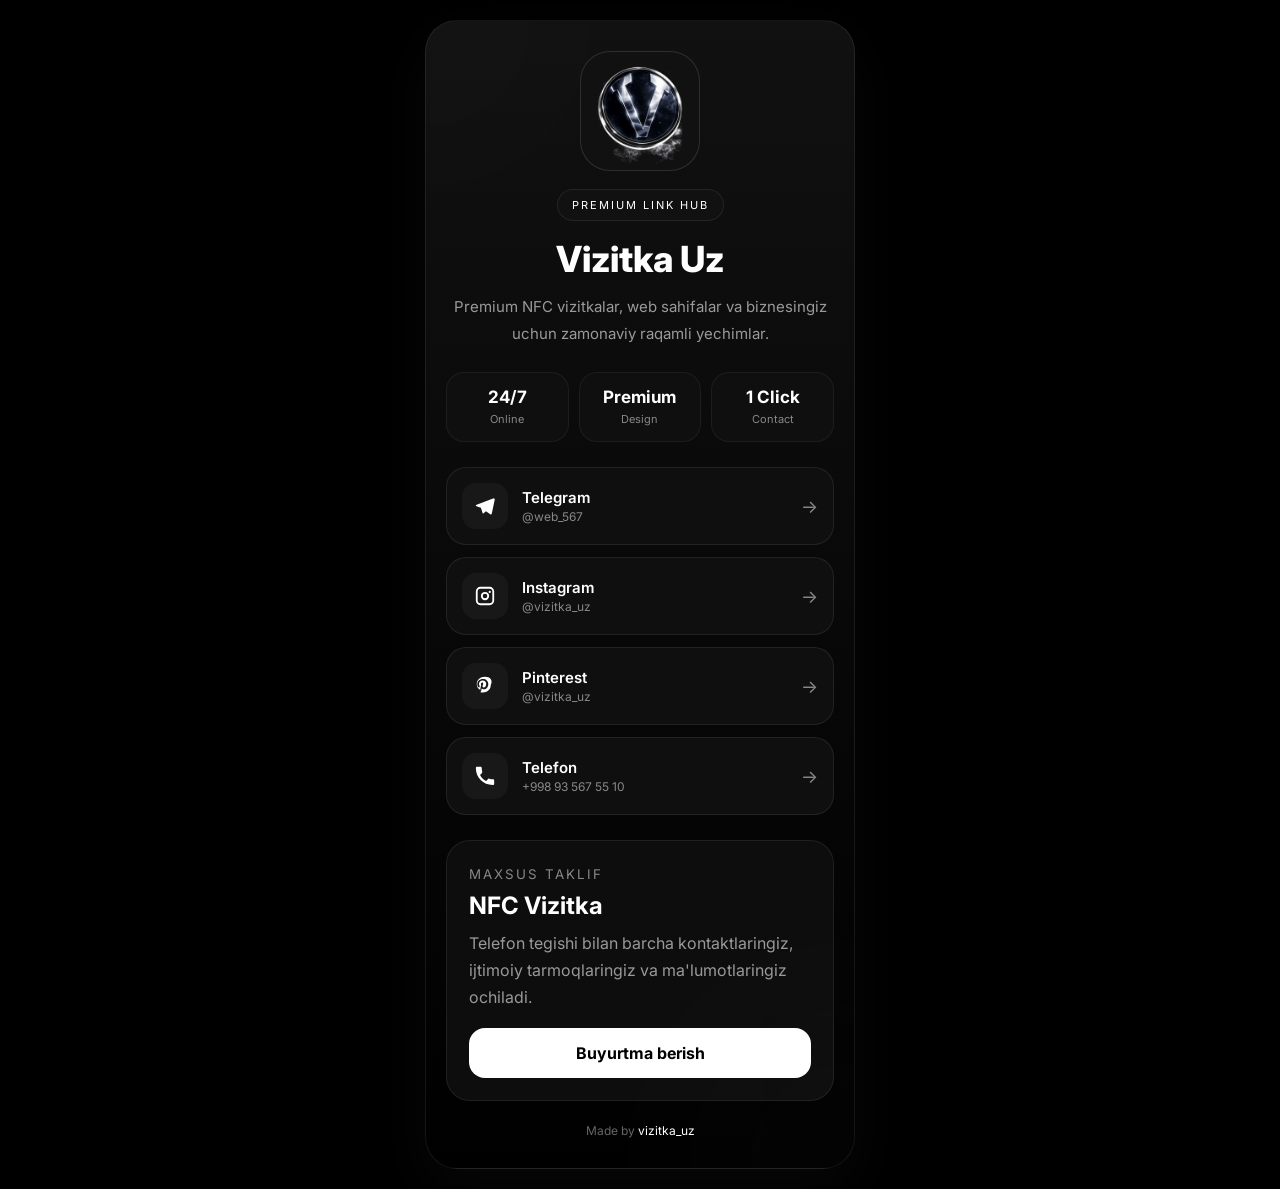
<file: index.html>
<!DOCTYPE html>
<html lang="uz">
<head>
<meta charset="UTF-8">
<meta name="viewport" content="width=device-width, initial-scale=1.0">
<title>Vizitka Uz</title>

<link rel="preconnect" href="https://fonts.googleapis.com">
<link rel="preconnect" href="https://fonts.gstatic.com" crossorigin>
<link href="https://fonts.googleapis.com/css2?family=Inter:wght@400;500;600;700;800&display=swap" rel="stylesheet">

<style>
*{
margin:0;
padding:0;
box-sizing:border-box;
font-family:'Inter',sans-serif;
}

body{
background:#000;
color:#fff;
min-height:100vh;
display:flex;
justify-content:center;
align-items:center;
padding:20px;
}

.container{
width:100%;
max-width:430px;
}

.card{
background:linear-gradient(180deg,#111,#000);
border:1px solid rgba(255,255,255,.08);
border-radius:32px;
padding:30px 20px;
position:relative;
overflow:hidden;
box-shadow:0 20px 60px rgba(255,255,255,.03);
}

.glow{
position:absolute;
width:250px;
height:250px;
background:#fff;
border-radius:50%;
filter:blur(120px);
opacity:.03;
animation:float 8s ease-in-out infinite;
}

.glow.one{
top:-120px;
left:-120px;
}

.glow.two{
bottom:-120px;
right:-120px;
animation-delay:2s;
}

@keyframes float{
0%,100%{transform:translateY(0);}
50%{transform:translateY(20px);}
}

.profile{
position:relative;
z-index:2;
text-align:center;
}

.avatar{
width:120px;
height:120px;
object-fit:cover;
border-radius:30px;
display:block;
margin:0 auto;
border:1px solid rgba(255,255,255,.12);
padding:5px;
background:#111;
}

.badge{
display:inline-block;
margin-top:18px;
padding:8px 14px;
border-radius:50px;
background:#111;
border:1px solid rgba(255,255,255,.08);
font-size:11px;
letter-spacing:2px;
text-transform:uppercase;
}

h1{
font-size:36px;
font-weight:800;
margin-top:16px;
}

.desc{
margin-top:12px;
color:#9a9a9a;
line-height:1.8;
font-size:15px;
}

.stats{
display:grid;
grid-template-columns:repeat(3,1fr);
gap:10px;
margin-top:25px;
}

.stat{
background:#0f0f0f;
border:1px solid rgba(255,255,255,.06);
border-radius:18px;
padding:14px;
text-align:center;
}

.stat strong{
display:block;
font-size:17px;
}

.stat span{
font-size:11px;
color:#888;
}

.links{
margin-top:25px;
display:flex;
flex-direction:column;
gap:12px;
}

.link{
display:flex;
justify-content:space-between;
align-items:center;
padding:15px;
background:#0f0f0f;
border:1px solid rgba(255,255,255,.08);
border-radius:20px;
text-decoration:none;
color:#fff;
transition:.25s;
}

.link:hover{
background:#171717;
transform:translateY(-2px);
}

.left{
display:flex;
align-items:center;
gap:14px;
}

.icon{
width:46px;
height:46px;
border-radius:14px;
background:#181818;
display:flex;
align-items:center;
justify-content:center;
}

.icon svg{
width:22px;
height:22px;
fill:#fff;
}

.title{
font-size:15px;
font-weight:600;
}

.sub{
font-size:12px;
color:#888;
margin-top:2px;
}

.arrow{
font-size:18px;
opacity:.5;
}

.offer{
margin-top:25px;
padding:22px;
background:#0d0d0d;
border-radius:24px;
border:1px solid rgba(255,255,255,.08);
}

.offer small{
color:#888;
letter-spacing:2px;
text-transform:uppercase;
}

.offer h2{
margin-top:8px;
font-size:24px;
}

.offer p{
margin-top:10px;
color:#999;
line-height:1.7;
}

.button{
display:block;
margin-top:16px;
text-align:center;
background:#fff;
color:#000;
padding:15px;
border-radius:16px;
font-weight:700;
text-decoration:none;
}

.footer{
margin-top:22px;
text-align:center;
font-size:12px;
color:#666;
}

.footer a{
color:#fff;
text-decoration:none;
}

@media(max-width:380px){
.stats{
grid-template-columns:1fr;
}
h1{
font-size:30px;
}
}
</style>
</head>
<body>

<div class="container">

<div class="card">

<div class="glow one"></div>
<div class="glow two"></div>

<div class="profile">

<img src="logo.png" class="avatar" alt="Vizitka Uz Logo">

<div class="badge">Premium Link Hub</div>

<h1>Vizitka Uz</h1>

<p class="desc">
Premium NFC vizitkalar, web sahifalar va biznesingiz uchun zamonaviy raqamli yechimlar.
</p>

</div>

<div class="stats">

<div class="stat">
<strong>24/7</strong>
<span>Online</span>
</div>

<div class="stat">
<strong>Premium</strong>
<span>Design</span>
</div>

<div class="stat">
<strong>1 Click</strong>
<span>Contact</span>
</div>

</div>

<div class="links">

<a href="https://t.me/web_567" target="_blank" class="link">
<div class="left">

<div class="icon">
<svg viewBox="0 0 24 24">
<path d="M21.5 3.5L2.9 10.7c-1.3.5-1.3 1.2-.2 1.6l4.8 1.5 1.8 5.5c.2.7.1 1 .9 1l2.8-2.7 4.7 3.5c.9.5 1.5.2 1.7-.8l3.2-15c.3-1.2-.4-1.8-1.3-1.4z"/>
</svg>
</div>

<div>
<div class="title">Telegram</div>
<div class="sub">@web_567</div>
</div>

</div>
<div class="arrow">→</div>
</a>

<a href="https://instagram.com/vizitka_uz" target="_blank" class="link">
<div class="left">

<div class="icon">
<svg viewBox="0 0 24 24">
<path d="M7 2h10a5 5 0 015 5v10a5 5 0 01-5 5H7a5 5 0 01-5-5V7a5 5 0 015-5zm0 2a3 3 0 00-3 3v10a3 3 0 003 3h10a3 3 0 003-3V7a3 3 0 00-3-3H7zm5 3.5A4.5 4.5 0 1112 16.5 4.5 4.5 0 0112 7.5zm0 2A2.5 2.5 0 1012 14.5 2.5 2.5 0 0012 9.5zm5.2-3.2a1.2 1.2 0 110 2.4 1.2 1.2 0 010-2.4z"/>
</svg>
</div>

<div>
<div class="title">Instagram</div>
<div class="sub">@vizitka_uz</div>
</div>

</div>
<div class="arrow">→</div>
</a>

<a href="https://pinterest.com/vizitka_uz" target="_blank" class="link">
<div class="left">

<div class="icon">
<svg viewBox="0 0 24 24">
<path d="M12 2C6.5 2 3 5.7 3 10.2c0 2.8 1.6 5.2 4 6.1-.1-.5-.1-1.3 0-1.9l.8-3.2s-.2-.5-.2-1.1c0-1 .6-1.8 1.4-1.8.7 0 1 .5 1 1.1 0 .7-.4 1.7-.7 2.7-.2.8.4 1.5 1.3 1.5 1.6 0 2.7-1.7 2.7-4.1 0-2.1-1.5-3.6-3.8-3.6-2.6 0-4.1 1.9-4.1 3.9 0 .8.3 1.6.7 2 .1.1.1.2.1.4l-.3 1.2c0 .2-.2.3-.4.2-1.2-.5-1.9-2-1.9-3.6 0-2.9 2.2-5.6 6.2-5.6 3.3 0 5.8 2.3 5.8 5.4 0 3.2-2 5.8-4.8 5.8-1 0-1.9-.5-2.2-1.1l-.6 2.1c-.2.8-.7 1.7-1 2.3.8.2 1.5.3 2.3.3 5.5 0 9-3.7 9-8.2C21 5.7 17.5 2 12 2z"/>
</svg>
</div>

<div>
<div class="title">Pinterest</div>
<div class="sub">@vizitka_uz</div>
</div>

</div>
<div class="arrow">→</div>
</a>

<a href="tel:+998935675510" class="link">
<div class="left">

<div class="icon">
<svg viewBox="0 0 24 24">
<path d="M6.6 10.8c1.5 3 3.8 5.2 6.6 6.6l2.2-2.2c.3-.3.8-.4 1.2-.3 1.3.4 2.6.6 4 .6.8 0 1.4.6 1.4 1.4v3.6c0 .8-.6 1.4-1.4 1.4C10.1 22 2 13.9 2 3.4 2 2.6 2.6 2 3.4 2H7c.8 0 1.4.6 1.4 1.4 0 1.4.2 2.7.6 4 .1.4 0 .9-.3 1.2l-2.1 2.2z"/>
</svg>
</div>

<div>
<div class="title">Telefon</div>
<div class="sub">+998 93 567 55 10</div>
</div>

</div>
<div class="arrow">→</div>
</a>

</div>

<div class="offer">

<small>Maxsus Taklif</small>

<h2>NFC Vizitka</h2>

<p>
Telefon tegishi bilan barcha kontaktlaringiz, ijtimoiy tarmoqlaringiz va ma'lumotlaringiz ochiladi.
</p>

<a href="https://t.me/web_567" target="_blank" class="button">
Buyurtma berish
</a>

</div>

<div class="footer">
Made by <a href="https://instagram.com/vizitka_uz" target="_blank">vizitka_uz</a>
</div>

</div>

</div>

</body>
</html>
</file>
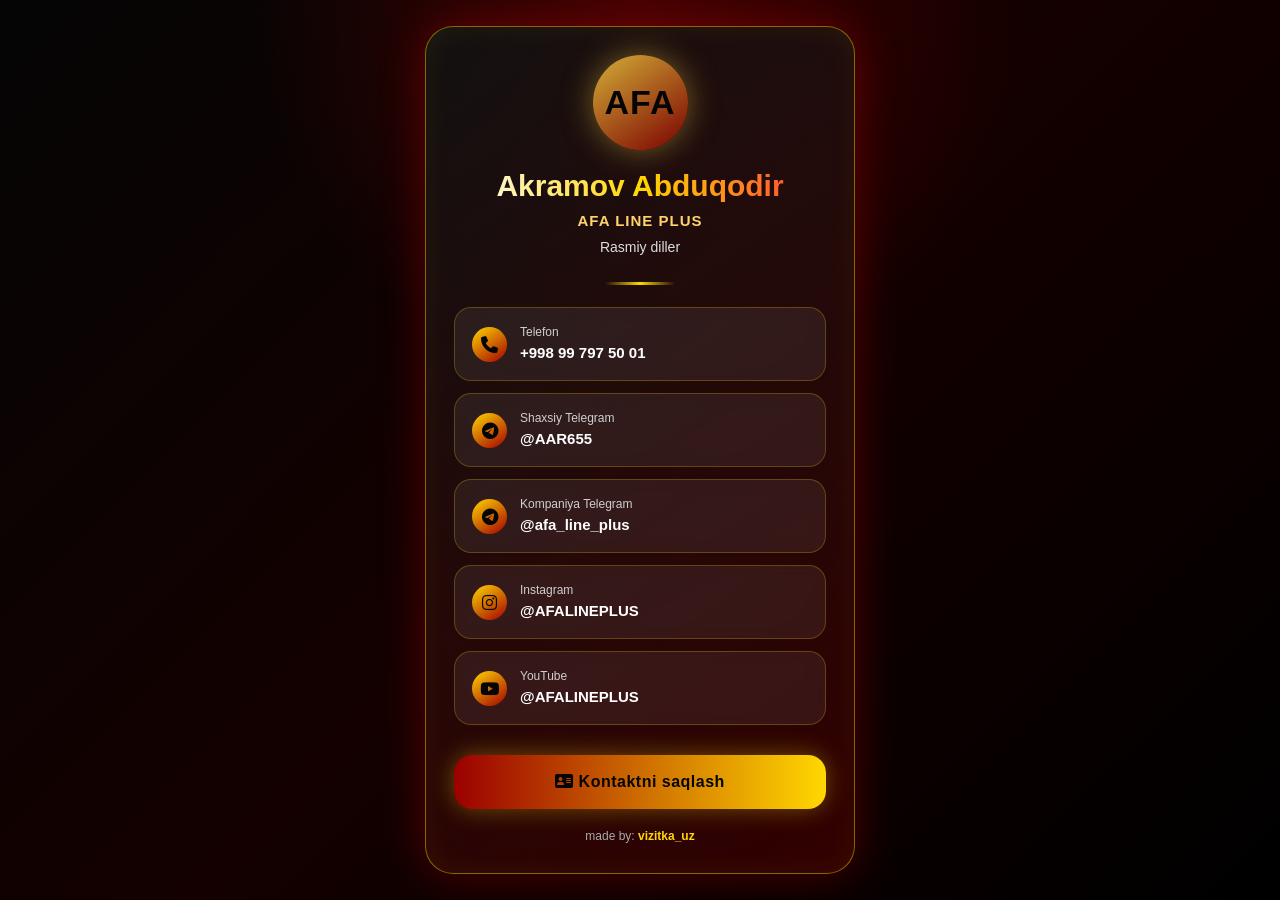
<file: Abduqodir.html>
<!DOCTYPE html>
<html lang="uz">
<head>
  <meta charset="UTF-8" />
  <meta name="viewport" content="width=device-width, initial-scale=1.0" />
  <title>Akramov Abduqodir | AFA LINE PLUS</title>

  <link href="https://cdn.jsdelivr.net/npm/bootstrap@5.3.3/dist/css/bootstrap.min.css" rel="stylesheet">
  <link href="https://cdnjs.cloudflare.com/ajax/libs/font-awesome/6.5.2/css/all.min.css" rel="stylesheet">

  <style>
    * {
      box-sizing: border-box;
    }

    body {
      margin: 0;
      min-height: 100vh;
      font-family: "Segoe UI", sans-serif;
      background:
        radial-gradient(circle at top, rgba(255, 0, 0, .22), transparent 35%),
        linear-gradient(135deg, #050505, #140000, #000);
      color: #fff;
      display: flex;
      align-items: center;
      justify-content: center;
      padding: 25px;
    }

    .nfc-card {
      width: 100%;
      max-width: 430px;
      padding: 28px;
      border-radius: 28px;
      background: linear-gradient(145deg, rgba(18,18,18,.95), rgba(70,0,0,.65));
      border: 1px solid rgba(255, 215, 0, .45);
      box-shadow: 0 0 45px rgba(255, 0, 0, .28), inset 0 0 30px rgba(255, 215, 0, .06);
      position: relative;
      overflow: hidden;
    }

    .nfc-card::before {
      content: "";
      position: absolute;
      inset: -2px;
      background: linear-gradient(120deg, transparent, rgba(255,215,0,.5), transparent);
      transform: translateX(-100%);
      animation: shine 4s infinite;
    }

    @keyframes shine {
      0% { transform: translateX(-100%); }
      45%,100% { transform: translateX(100%); }
    }

    .content {
      position: relative;
      z-index: 2;
    }

    .logo {
      width: 95px;
      height: 95px;
      margin: 0 auto 18px;
      border-radius: 50%;
      background: linear-gradient(145deg, #d4af37, #7a0000);
      display: flex;
      align-items: center;
      justify-content: center;
      box-shadow: 0 0 30px rgba(212,175,55,.5);
      font-size: 34px;
      font-weight: 900;
      color: #050505;
      letter-spacing: 1px;
    }

    h1 {
      font-size: 30px;
      font-weight: 800;
      text-align: center;
      margin-bottom: 6px;
      background: linear-gradient(90deg, #fff, #ffd700, #ff3b3b);
      -webkit-background-clip: text;
      -webkit-text-fill-color: transparent;
    }

    .company {
      text-align: center;
      color: #ffd36a;
      font-weight: 700;
      letter-spacing: 1px;
      font-size: 15px;
      margin-bottom: 5px;
    }

    .status {
      text-align: center;
      color: #ddd;
      font-size: 14px;
      margin-bottom: 24px;
    }

    .contact-btn {
      display: flex;
      align-items: center;
      gap: 13px;
      width: 100%;
      padding: 15px 17px;
      margin-bottom: 12px;
      border-radius: 17px;
      text-decoration: none;
      color: #fff;
      background: rgba(255,255,255,.07);
      border: 1px solid rgba(255,215,0,.24);
      transition: .25s;
      backdrop-filter: blur(8px);
    }

    .contact-btn:hover {
      transform: translateY(-3px);
      background: linear-gradient(90deg, rgba(120,0,0,.95), rgba(212,175,55,.35));
      color: #fff;
      box-shadow: 0 8px 25px rgba(255,0,0,.25);
    }

    .contact-btn i {
      width: 35px;
      height: 35px;
      border-radius: 50%;
      background: linear-gradient(145deg, #ffd700, #a30000);
      color: #050505;
      display: flex;
      align-items: center;
      justify-content: center;
      font-size: 17px;
      flex-shrink: 0;
    }

    .btn-text small {
      display: block;
      color: #cfcfcf;
      font-size: 12px;
    }

    .btn-text span {
      font-weight: 700;
      font-size: 15px;
    }

    .save-btn {
      margin-top: 18px;
      width: 100%;
      padding: 15px;
      border-radius: 18px;
      border: none;
      background: linear-gradient(90deg, #9b0000, #ffd700);
      color: #050505;
      font-weight: 900;
      letter-spacing: .5px;
      box-shadow: 0 0 25px rgba(255,215,0,.35);
    }

    .made {
      margin-top: 18px;
      text-align: center;
      font-size: 12px;
      color: #aaa;
    }

    .made a {
      color: #ffd700;
      text-decoration: none;
      font-weight: 700;
    }

    .gold-line {
      width: 70px;
      height: 3px;
      background: linear-gradient(90deg, transparent, #ffd700, transparent);
      margin: 14px auto 22px;
      border-radius: 10px;
    }
  </style>
</head>

<body>

  <div class="nfc-card">
    <div class="content">
      <div class="logo">AFA</div>

      <h1>Akramov Abduqodir</h1>
      <div class="company">AFA LINE PLUS</div>
      <div class="status">Rasmiy diller</div>

      <div class="gold-line"></div>

      <a class="contact-btn" href="tel:+998997975001">
        <i class="fa-solid fa-phone"></i>
        <div class="btn-text">
          <small>Telefon</small>
          <span>+998 99 797 50 01</span>
        </div>
      </a>

      <a class="contact-btn" href="https://t.me/AAR655" target="_blank">
        <i class="fa-brands fa-telegram"></i>
        <div class="btn-text">
          <small>Shaxsiy Telegram</small>
          <span>@AAR655</span>
        </div>
      </a>

      <a class="contact-btn" href="https://t.me/afa_line_plus" target="_blank">
        <i class="fa-brands fa-telegram"></i>
        <div class="btn-text">
          <small>Kompaniya Telegram</small>
          <span>@afa_line_plus</span>
        </div>
      </a>

      <a class="contact-btn" href="https://instagram.com/AFALINEPLUS" target="_blank">
        <i class="fa-brands fa-instagram"></i>
        <div class="btn-text">
          <small>Instagram</small>
          <span>@AFALINEPLUS</span>
        </div>
      </a>

      <a class="contact-btn" href="https://www.youtube.com/@AFALINEPLUS" target="_blank">
        <i class="fa-brands fa-youtube"></i>
        <div class="btn-text">
          <small>YouTube</small>
          <span>@AFALINEPLUS</span>
        </div>
      </a>

      <button class="save-btn" onclick="saveContact()">
        <i class="fa-solid fa-address-card"></i> Kontaktni saqlash
      </button>

      <div class="made">
        made by:
        <a href="https://t.me/vizitka_uz" target="_blank">vizitka_uz</a>
      </div>
    </div>
  </div>

  <script>
    function saveContact() {
      const vcard = `BEGIN:VCARD
VERSION:3.0
FN:Akramov Abduqodir
ORG:AFA LINE PLUS
TITLE:Rasmiy diller
TEL:+998997975001
URL:https://t.me/AAR655
URL:https://instagram.com/AFALINEPLUS
URL:https://www.youtube.com/@AFALINEPLUS
URL:https://t.me/afa_line_plus
END:VCARD`;

      const blob = new Blob([vcard], { type: "text/vcard" });
      const url = URL.createObjectURL(blob);

      const a = document.createElement("a");
      a.href = url;
      a.download = "Akramov-Abduqodir.vcf";
      a.click();

      URL.revokeObjectURL(url);
    }
  </script>

</body>
</html>
</file>
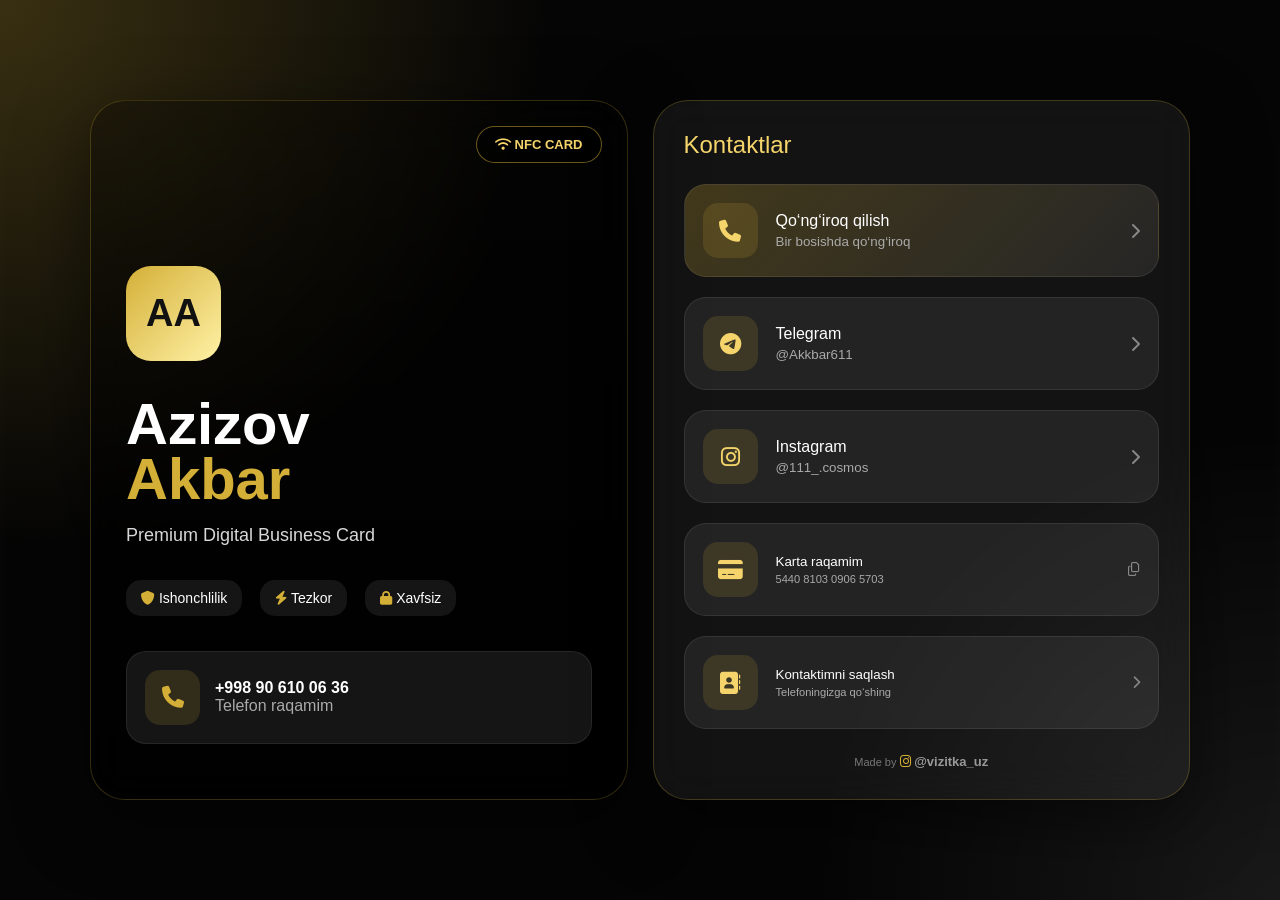
<file: Azizov_Akbar.html>
<!DOCTYPE html>
<html lang="uz">
<head>
<meta charset="UTF-8">
<meta name="viewport" content="width=device-width, initial-scale=1.0">
<title>Azizov Akbar | NFC Card</title>

<link rel="stylesheet" href="https://cdnjs.cloudflare.com/ajax/libs/font-awesome/6.5.0/css/all.min.css">

<style>
*{
  margin:0;
  padding:0;
  box-sizing:border-box;
}

body{
  font-family:Inter,Segoe UI,Arial,sans-serif;
  background:
    radial-gradient(circle at top left, rgba(212,175,55,.25), transparent 35%),
    radial-gradient(circle at bottom right, rgba(255,255,255,.08), transparent 30%),
    #050505;
  color:#fff;
  min-height:100vh;
  display:flex;
  justify-content:center;
  align-items:center;
  padding:20px;
}

.container{
  width:100%;
  max-width:1100px;
  display:grid;
  grid-template-columns:1fr 1fr;
  gap:25px;
}

.left,
.right{
  background:rgba(255,255,255,.06);
  border:1px solid rgba(212,175,55,.25);
  backdrop-filter:blur(20px);
  border-radius:35px;
  overflow:hidden;
  box-shadow:0 20px 70px rgba(0,0,0,.5);
}

.left{
  position:relative;
  min-height:650px;
  padding:35px;
  background:
    linear-gradient(to bottom,rgba(0,0,0,.3),rgba(0,0,0,.8)),
    url("https://images.unsplash.com/photo-1497366754035-f200968a6e72?auto=format&fit=crop&w=1200&q=80");
  background-size:cover;
  background-position:center;
}

.badge{
  position:absolute;
  top:25px;
  right:25px;
  background:rgba(0,0,0,.5);
  border:1px solid rgba(212,175,55,.5);
  color:#f4d46b;
  padding:10px 18px;
  border-radius:30px;
  font-size:13px;
  font-weight:600;
}

.logo{
  width:95px;
  height:95px;
  border-radius:25px;
  background:linear-gradient(135deg,#d4af37,#fff2a6);
  display:flex;
  align-items:center;
  justify-content:center;
  color:#111;
  font-size:38px;
  font-weight:900;
  margin-top:130px;
}

h1{
  margin-top:35px;
  font-size:58px;
  line-height:.95;
}

h1 span{
  color:#d4af37;
}

.desc{
  margin-top:15px;
  color:#d8d8d8;
  font-size:18px;
  line-height:1.6;
}

.features{
  display:flex;
  flex-wrap:wrap;
  gap:18px;
  margin-top:30px;
}

.features div{
  background:rgba(255,255,255,.08);
  padding:10px 15px;
  border-radius:15px;
  font-size:14px;
}

.features i{
  color:#d4af37;
}

.phonebox{
  margin-top:35px;
  background:rgba(255,255,255,.08);
  border:1px solid rgba(255,255,255,.08);
  border-radius:20px;
  padding:18px;
  display:flex;
  align-items:center;
  gap:15px;
}

.phonebox i{
  width:55px;
  height:55px;
  background:rgba(212,175,55,.15);
  color:#d4af37;
  border-radius:15px;
  display:flex;
  justify-content:center;
  align-items:center;
  font-size:22px;
}

.right{
  padding:30px;
  display:flex;
  flex-direction:column;
  justify-content:center;
}

.title{
  font-size:24px;
  margin-bottom:15px;
  color:#f4d46b;
}

.btn{
  display:flex;
  align-items:center;
  gap:18px;
  padding:18px;
  border-radius:22px;
  text-decoration:none;
  color:white;
  background:rgba(255,255,255,.07);
  border:1px solid rgba(255,255,255,.08);
  margin:10px 0;
  transition:.25s;
}

.btn:hover{
  transform:translateY(-3px);
  border-color:#d4af37;
}

.icon{
  width:55px;
  height:55px;
  border-radius:15px;
  background:rgba(212,175,55,.15);
  color:#f4d46b;
  display:flex;
  align-items:center;
  justify-content:center;
  font-size:22px;
}

.btn small{
  color:#aaa;
  display:block;
  margin-top:4px;
}

.arrow{
  margin-left:auto;
  color:#888;
}

.gold{
  background:linear-gradient(135deg,rgba(212,175,55,.25),rgba(255,255,255,.08));
}

button{
  width:100%;
  text-align:left;
  border:none;
  cursor:pointer;
  font-family:inherit;
}

.brand{
  text-align:center;
  margin-top:15px;
  font-size:11px;
  color:#777;
}

.brand a{
  color:#999;
  text-decoration:none;
  font-size:13px;
  font-weight:600;
}

.brand i{
  color:#d4af37;
}

@media(max-width:850px){
  .container{
    grid-template-columns:1fr;
    max-width:450px;
  }

  .left{
    min-height:550px;
  }

  .logo{
    margin-top:100px;
  }

  h1{
    font-size:42px;
  }
}
</style>
</head>

<body>

<div class="container">

  <div class="left">

    <div class="badge">
      <i class="fa-solid fa-wifi"></i> NFC CARD
    </div>

    <div class="logo">AA</div>

    <h1>Azizov<br><span>Akbar</span></h1>

    <div class="desc">
      Premium Digital Business Card
    </div>

    <div class="features">
      <div><i class="fa-solid fa-shield"></i> Ishonchlilik</div>
      <div><i class="fa-solid fa-bolt"></i> Tezkor</div>
      <div><i class="fa-solid fa-lock"></i> Xavfsiz</div>
    </div>

    <div class="phonebox">
      <i class="fa-solid fa-phone"></i>
      <div>
        <b>+998 90 610 06 36</b><br>
        <span style="color:#aaa">Telefon raqamim</span>
      </div>
    </div>

  </div>

  <div class="right">

    <div class="title">Kontaktlar</div>

    <a class="btn gold" href="tel:+998906100636">
      <div class="icon">
        <i class="fa-solid fa-phone"></i>
      </div>
      <div>
        Qo‘ng‘iroq qilish
        <small>Bir bosishda qo‘ng‘iroq</small>
      </div>
      <i class="fa-solid fa-chevron-right arrow"></i>
    </a>

    <a class="btn" href="https://t.me/Akkbar611" target="_blank">
      <div class="icon">
        <i class="fa-brands fa-telegram"></i>
      </div>
      <div>
        Telegram
        <small>@Akkbar611</small>
      </div>
      <i class="fa-solid fa-chevron-right arrow"></i>
    </a>

    <a class="btn" href="https://instagram.com/111_.cosmos" target="_blank">
      <div class="icon">
        <i class="fa-brands fa-instagram"></i>
      </div>
      <div>
        Instagram
        <small>@111_.cosmos</small>
      </div>
      <i class="fa-solid fa-chevron-right arrow"></i>
    </a>

    <button class="btn" onclick="copyCard()">
      <div class="icon">
        <i class="fa-solid fa-credit-card"></i>
      </div>
      <div>
        Karta raqamim
        <small>5440 8103 0906 5703</small>
      </div>
      <i class="fa-regular fa-copy arrow"></i>
    </button>

    <button class="btn" onclick="saveContact()">
      <div class="icon">
        <i class="fa-solid fa-address-book"></i>
      </div>
      <div>
        Kontaktimni saqlash
        <small>Telefoningizga qo‘shing</small>
      </div>
      <i class="fa-solid fa-chevron-right arrow"></i>
    </button>

    <div class="brand">
      Made by
      <a href="https://instagram.com/vizitka_uz" target="_blank">
        <i class="fa-brands fa-instagram"></i> @vizitka_uz
      </a>
    </div>

  </div>

</div>

<script>
function copyCard(){
  navigator.clipboard.writeText("5440810309065703");
  alert("Karta raqami nusxalandi");
}

function saveContact(){
  const vcard = `BEGIN:VCARD
VERSION:3.0
FN:Azizov Akbar
TEL:+998906100636
URL:https://instagram.com/111_.cosmos
END:VCARD`;

  const blob = new Blob([vcard], {type:"text/vcard"});
  const link = document.createElement("a");

  link.href = URL.createObjectURL(blob);
  link.download = "Azizov_Akbar.vcf";
  link.click();
}
</script>

</body>
</html>
</file>
